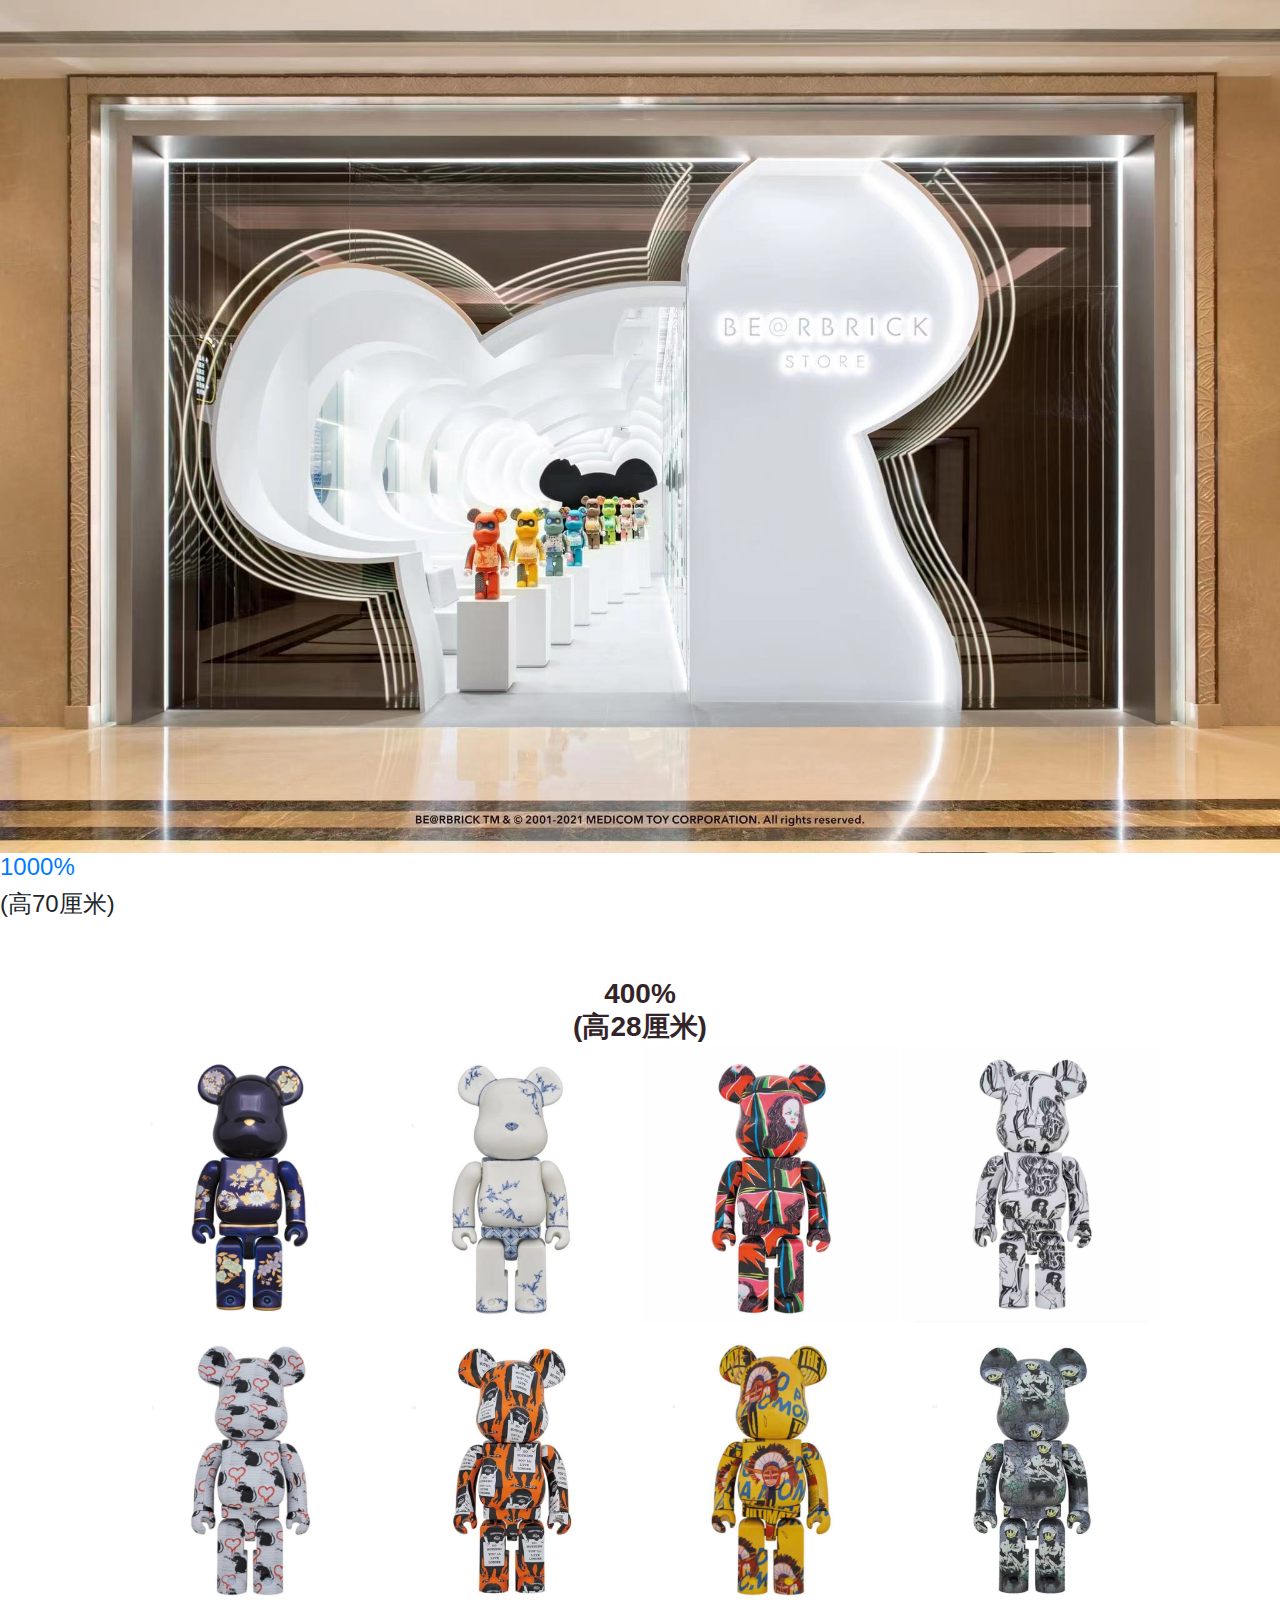
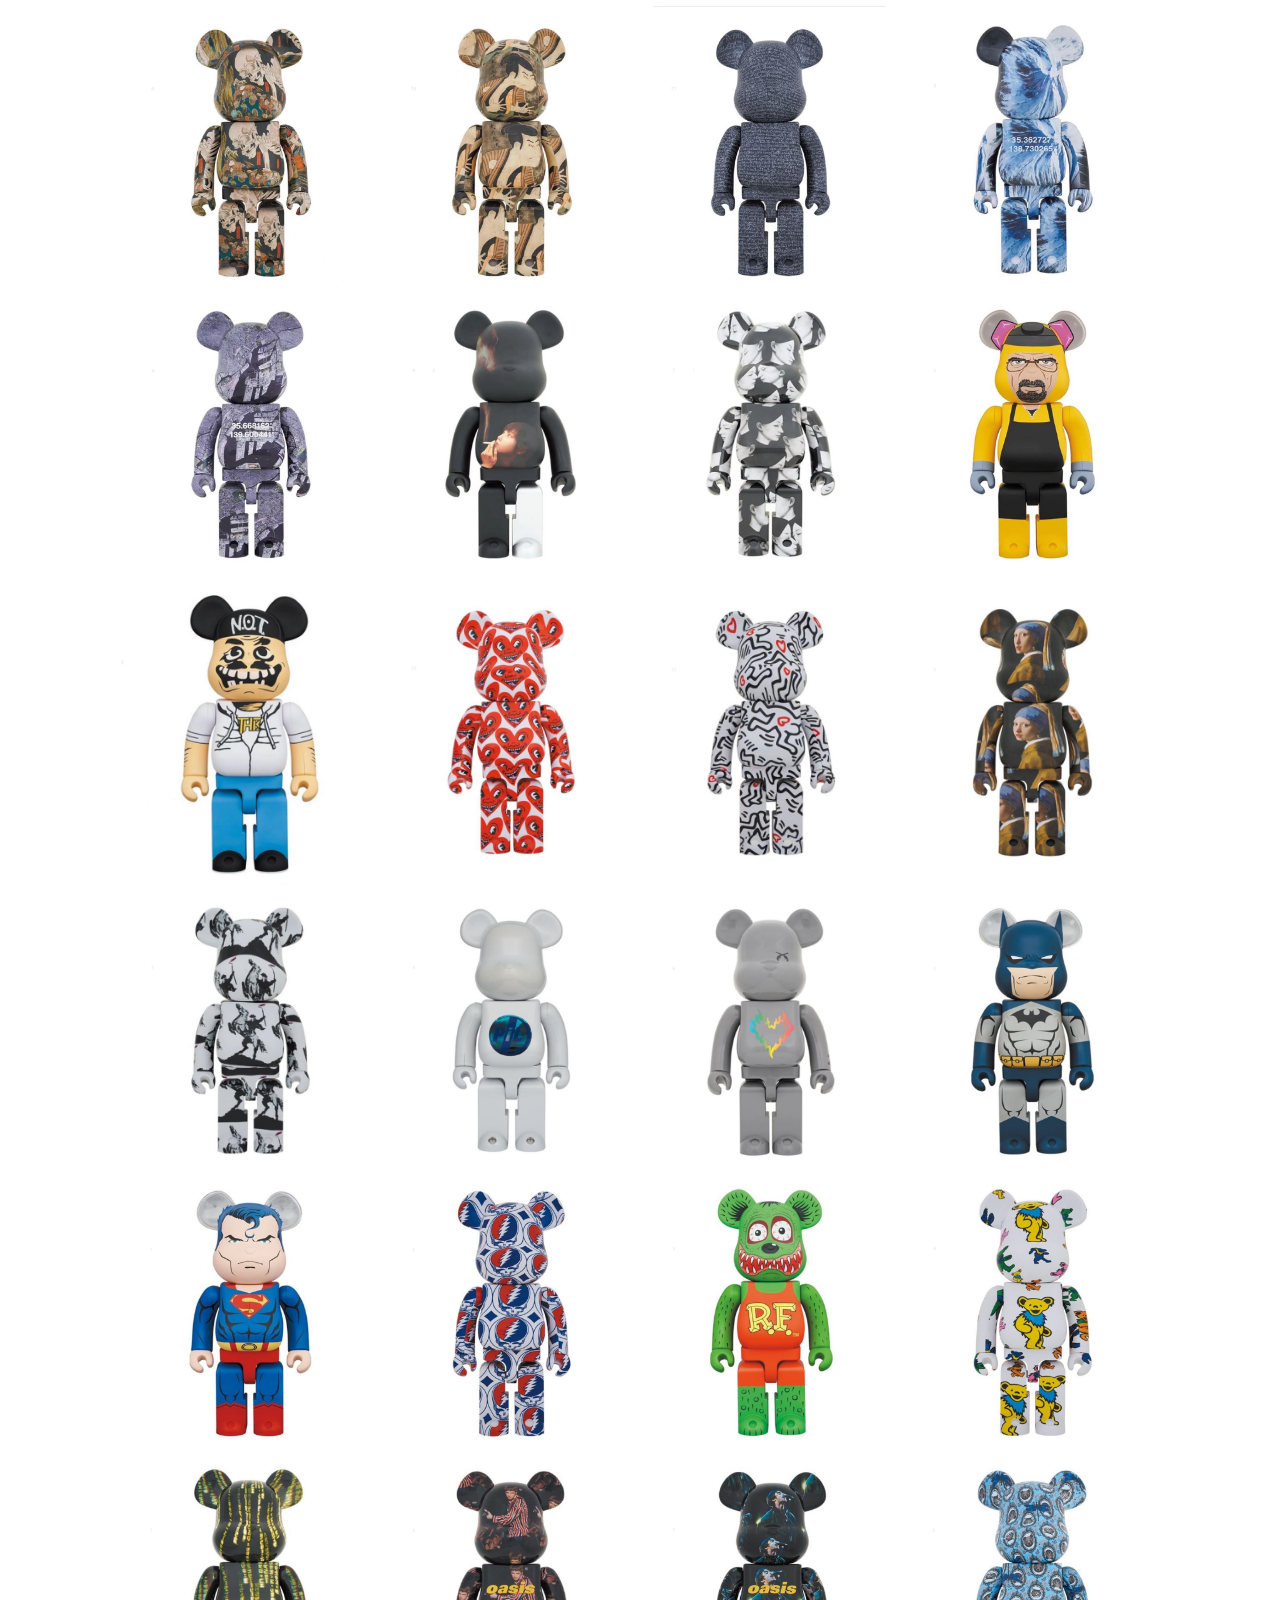
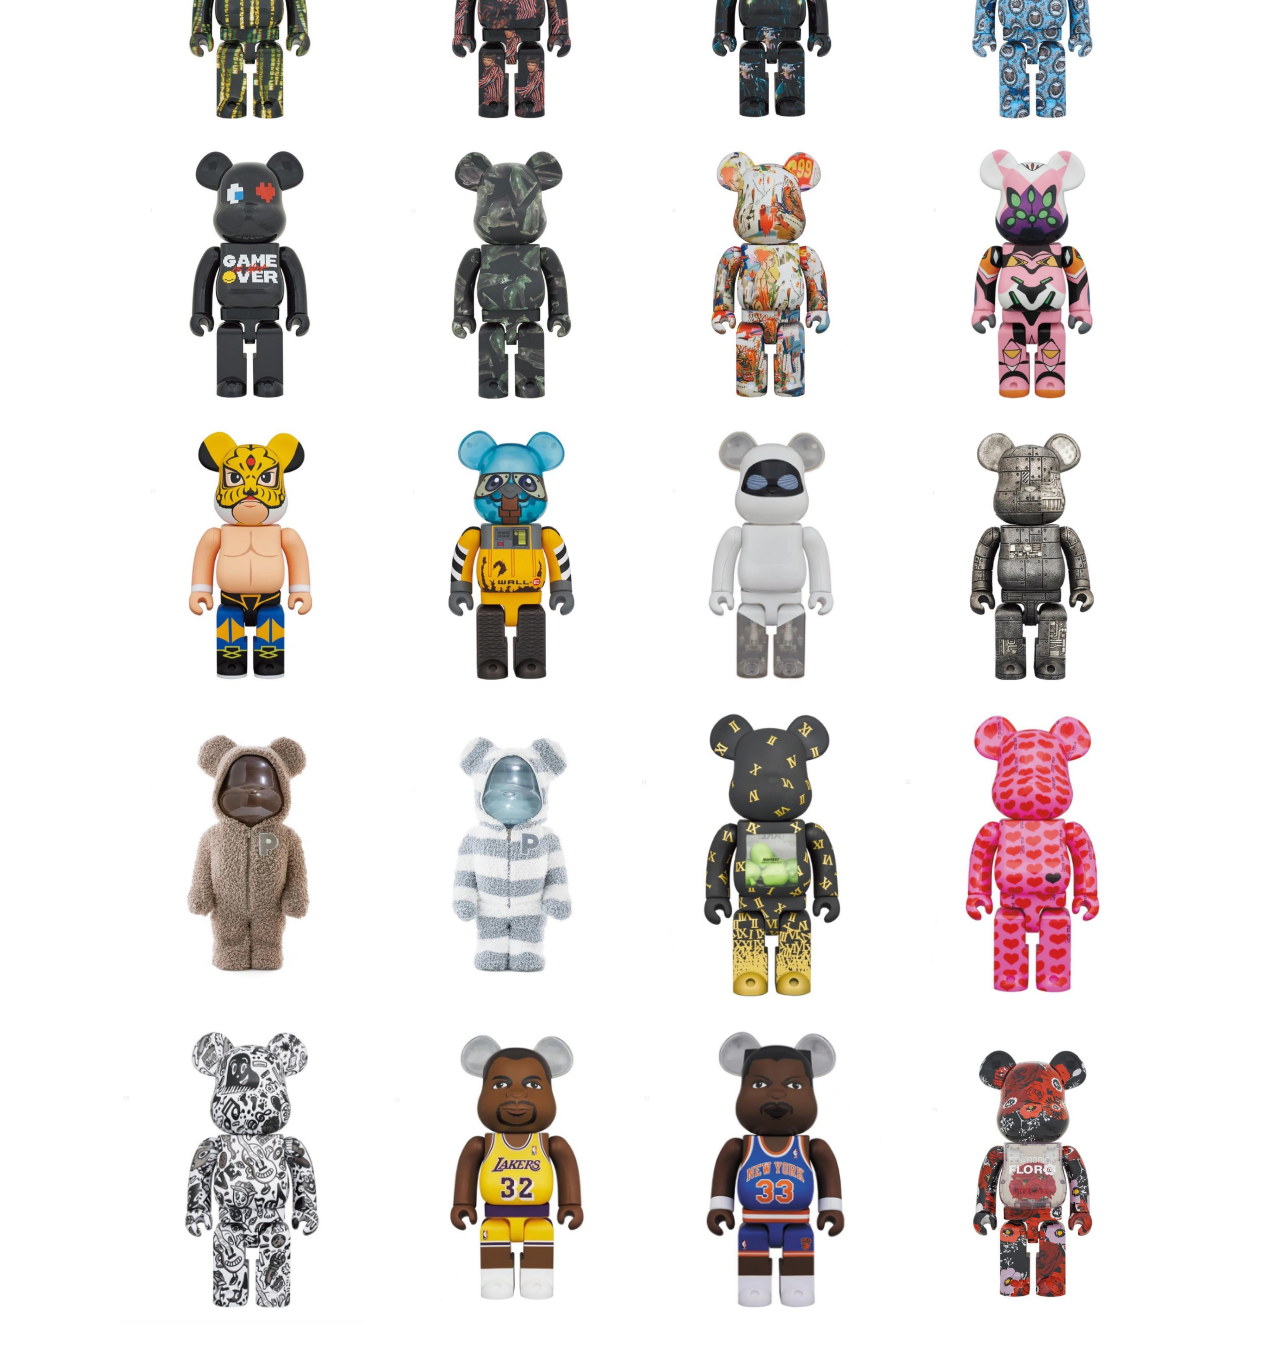
<file: 400/index.html>
<!DOCTYPE html>
<html lang="zxx">

<head>
	<title>澳門bearbrick@janice</title>
	<meta charset="UTF-8">
	<meta name="description" content="Real estate HTML Template">
	<meta name="keywords" content="real estate, html">
	<meta name="viewport" content="width=device-width, initial-scale=1.0">

	<!-- Stylesheets -->
	<link rel="stylesheet" href="static/css/bootstrap.min.css">
	<link rel="stylesheet" href="static/css/font-awesome.min.css">
	<link rel="stylesheet" href="static/css/slicknav.min.css">

	<!-- Main Stylesheets -->
	<link rel="stylesheet" href="static/css/style.css">




</head>

<body padding:auto;>


	<!-- 介面背景 -->
	<div class="background">
		<img src="img/background.jpg" width="100%">
	</div>
	<!-- 介面背景 end -->
	
	<!--超連結-->
     <a href="https://janice1000.github.io/bearbrick.github.io/1000/index">
		<h5>1000%</h5>
		
	</a>
	   <h5>(高70厘米)</h5>
	 </style>
     <!---title-->
	<div class="second-title">
	    <h4>400%</h4>
		<h4>(高28厘米)</h4>
	<div class="400">
		<img src="img/1.JPG" width="20%">
		<img src="img/2.JPG" width="20%">
		<img src="img/3.JPG" width="20%">
		<img src="img/4.JPG" width="20%">
		<img src="img/5.JPG" width="20%">
		<img src="img/6.JPG" width="20%">
		<img src="img/7.JPG" width="20%">
		<img src="img/8.JPG" width="20%">
		<img src="img/9.JPG" width="20%">
		<img src="img/10.JPG" width="20%">
		<img src="img/11.JPG" width="20%">
		<img src="img/12.JPG" width="20%">
		<img src="img/13.JPG" width="20%">
		<img src="img/14.JPG" width="20%">
		<img src="img/15.JPG" width="20%">
		<img src="img/16.JPG" width="20%">
		<img src="img/17.JPG" width="20%">
		<img src="img/18.JPG" width="20%">
		<img src="img/19.JPG" width="20%">
		<img src="img/20.JPG" width="20%">
		<img src="img/21.JPG" width="20%">
		<img src="img/22.JPG" width="20%">
		<img src="img/23.JPG" width="20%">
		<img src="img/24.JPG" width="20%">
		<img src="img/25.JPG" width="20%">
		<img src="img/26.JPG" width="20%">
		<img src="img/27.JPG" width="20%">
		<img src="img/28.JPG" width="20%">
		<img src="img/29.JPG" width="20%">
		<img src="img/30.JPG" width="20%">
		<img src="img/31.JPG" width="20%">
		<img src="img/32.JPG" width="20%">
		<img src="img/33.JPG" width="20%">
		<img src="img/34.JPG" width="20%">
		<img src="img/35.JPG" width="20%">
		<img src="img/36.JPG" width="20%">
		<img src="img/37.JPG" width="20%">
		<img src="img/38.JPG" width="20%">
		<img src="img/39.JPG" width="20%">
		<img src="img/40.JPG" width="20%">
		<img src="img/41.JPG" width="20%">
		<img src="img/42.JPG" width="20%">
		<img src="img/43.JPG" width="20%">
		<img src="img/44.JPG" width="20%">
		<img src="img/45.JPG" width="20%">
		<img src="img/46.JPG" width="20%">
		<img src="img/47.JPG" width="20%">
		<img src="img/48.JPG" width="20%">
		</div>
	</div>
	<!-- 圖片區end -->

	<script src="static/js/jquery-3.2.1.min.js"></script>
	<script src="static/js/bootstrap.min.js"></script>



	<script src="static/js/jquery.slicknav.min.js"></script>
	<script src="static/js/jquery.magnific-popup.min.js"></script>
	<script src="static/js/main.js"></script>

</body>

</html>
</file>
<file: 400/static/css/style.css>
html,
body {
	height: 100%;
	font-family: "Roboto", sans-serif;
	-webkit-font-smoothing: antialiased;
	font-smoothing: antialiased;
}

h1,
h2,
h3,
h4,
h6 {
	margin: 0;
	color: #322429;
	font-weight: 700;
}

h1 {
	font-size: 70px;
}

h2 {
	font-size: 36px;
}

h3 {
	font-size: 30px;
}

h4 {
	font-size: 28px;
}

h5 {
	font-size: 24px;
}

h6 {
	font-size: 16px;
}

img {
  max-width: 100%;
	
}
.one{
	
}

/*---------------------
Helper CSS
 -----------------------*/

.first-title {
	padding-top: 50px;
	padding-bottom: 50px;
	text-align: center;
	margin-bottom: 30px;
}
.second-title{
	padding-top: 50px;
	padding-bottom: 50px;
	text-align: center;
	margin-bottom: 30px;
}




.text-white h1,
.text-white h2,
.text-white h3,
.text-white h4,
.text-white h5,
.text-white h6,
.text-white p,
.text-white span,
.text-white li,
.text-white a {
	color: #fff;
}



/* ----------------
響應式
 ---------------------*/

@media (min-width: 1200px) {
}
/* Medium screen : 992px. */

@media only screen and (min-width: 992px) and (max-width: 1199px) {
	.section-title h2,
	.about-text h2 {
		font-size: 65px;
	}
	.header-input{
		display: none;
	}
	.main-menu li a {
		margin-right: 20px;
	}
	
	.about-widget {
		margin-right: 15px;
	}
	.search-result-map {
		height: 600px;
	}
	.search-results {
		padding: 55px 30px 90px;
	}
	.offer-btn {
		min-width: 205px;
	}
	.contact-text {
		padding-right: 40px;
	}
	.blog-item.feature-blog .blog-text {
		padding-top: 15px;
		padding-bottom: 15px;
	}
	.blog-item.feature-blog h4 {
		margin-bottom: 15px;
	}
}

/* Tablet :768px. */

@media only screen and (min-width: 768px) and (max-width: 991px) {
	.header-section {
		padding: 0 15px;
	}
	.main-menu {
		padding-right: 15px;
	}
	.header-input{
		display: none;
	}
	.main-menu li a {
		margin-right: 15px;
	}
	.header-right .register {
		min-width: 110px;
		margin-left: 10px;
	}
	.about-text {
		margin-top: 40px;
	}
	.hero-warp {
		padding: 25px 30px 29px;
	}
	.search-type label {
		margin-right: 5px;
	}
	.search-type .st-item input:checked+label {
		padding: 11px 15px;
	}
	.section-title h2,
	.about-text h2 {
		font-size: 55px;
	}
	.loan-form {
		display: block;
		text-align: center;
		padding: 0 50px;
	}
	.loan-form input {
		margin-bottom: 30px;
	}
	.about-widget {
		border-right: none;
	}
	.about-widget .aw-text {
		max-width: 100%;
	}
	.footer-widger h2 {
		padding-top: 0;
	}
	.page-top-section {
		height: auto;
		padding-bottom: 80px;
	}
	.sell-section {
		padding: 0 20px;
	}
	.search-result-map {
		height: 600px;
	}
	.sidebar {
		padding-top: 50px;
	}
	.contact-text {
		padding-right: 0;
	}
}

/* Large Mobile :480px. */

@media only screen and (max-width: 767px) {
	.header-section {
		padding: 0 15px;
	}
	.header-input{
		display: none;
	}
	.site-logo {
		padding: 26px 0;
	}
	.header-nav {
		display: none;
	}
	.slicknav_menu {
		padding: 0;
		display: block;
		background: transparent;

	}
	.hero-section {
		height: auto;
		padding-top: 250px;
		padding-bottom: 100px;
	}
	.hero-warp {
		padding: 25px 20px 29px;
	}
	.about-text {
		margin-top: 40px;
	}
	.search-type label {
		margin-right: 5px;
	}
	.search-type .st-item input:checked+label {
		padding: 11px;
	}
	.search-input {
		display: block;
	}
	.search-input input,
	.search-input.si-v-2 input {
		width: 100%;
		padding: 0 20px;
		margin-bottom: 20px;
	}
	.section-title h2,
	.about-text h2 {
		font-size: 45px;
	}
	.loan-section {
		padding: 0 15px;
	}
	.loan-form {
		display: block;
		text-align: center;
		padding: 0 15px;
	}
	.loan-form input {
		margin-bottom: 30px;
	}
	.about-widget {
		border-right: none;
	}
	.about-widget .aw-text {
		max-width: 100%;
	}
	.footer-widger h2 {
		padding-top: 0;
	}
	.copyright {
		text-align: center;
	}
	.page-top-section {
		height: auto;
		padding-bottom: 80px;
	}
	.search-input.si-v-2 {
		margin-bottom: 0;
	}
	.search-input.si-v-2 .site-btn {
		margin: 0 25px 25px 0;
	}
	.search-results {
		padding: 55px 30px 90px;
	}
	.search-results .filter-btn li {
		margin-right: 10px;
	}
	.search-result-map {
		height: 500px;
	}
	.sidebar {
		padding-top: 50px;
	}
	.contact-text {
		padding-right: 0;
	}
	.sell-section {
		padding: 0 15px;
	}
}

/* Small Mobile :320px. */

@media only screen and (max-width: 479px) {
	.section-title h2,
	.about-text h2 {
		font-size: 38px;
	}
	.search-type label:after {
		display: none;
	}
	.section-title p {
		padding: 25px 0 10px;
	}
	.about-widget {
		margin-right: 0;
	}
	.site-btn.sb-big {
		padding: 21px 25px;
	}
	.search-results {
		padding: 55px 15px 90px;
	}
	.search-results .filter-btn li {
		margin-right: 0;
	}
	.property-info-bar {
		padding: 11px 15px 13px;
	}
	.loan-calculator {
		padding: 30px 15px 25px;
	}
	.contact-form {
		padding: 50px 20px;
	}
	.contact-form .site-btn {
		min-width: auto;
	}
}
</file>
